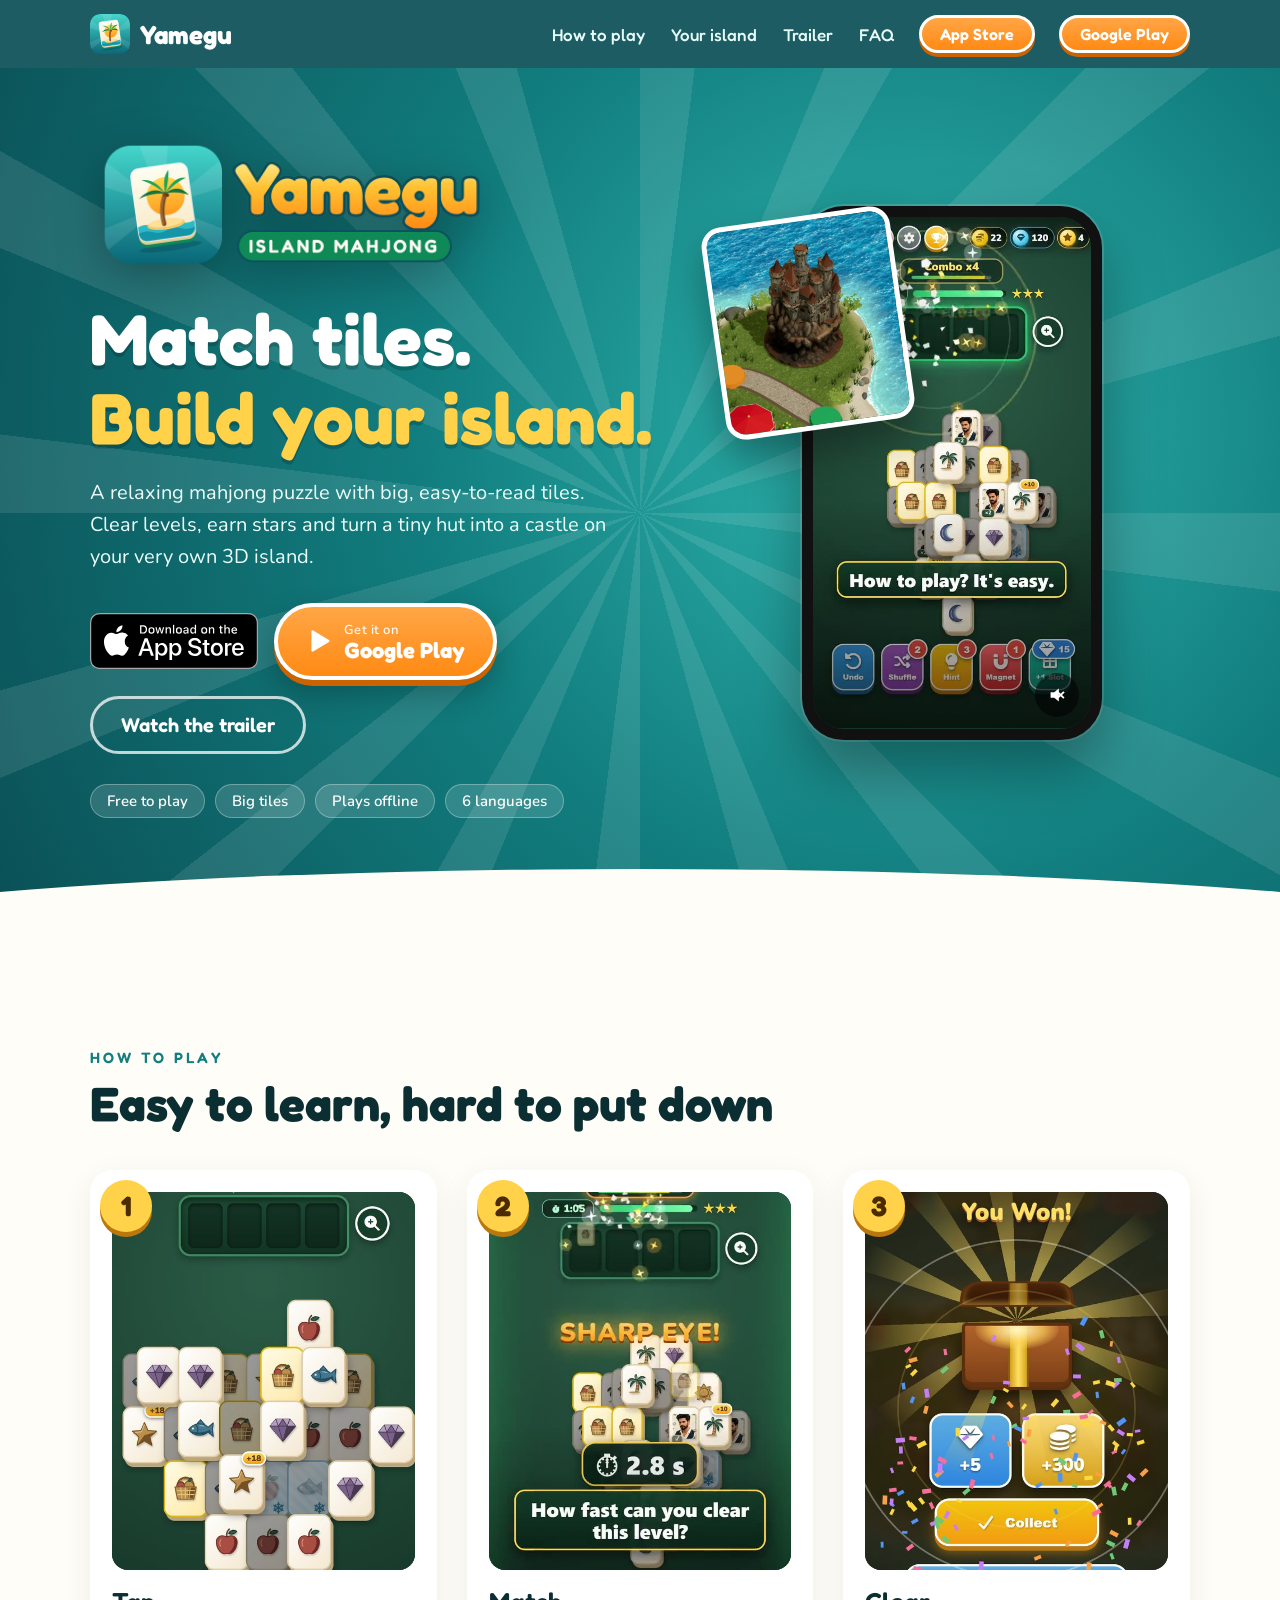
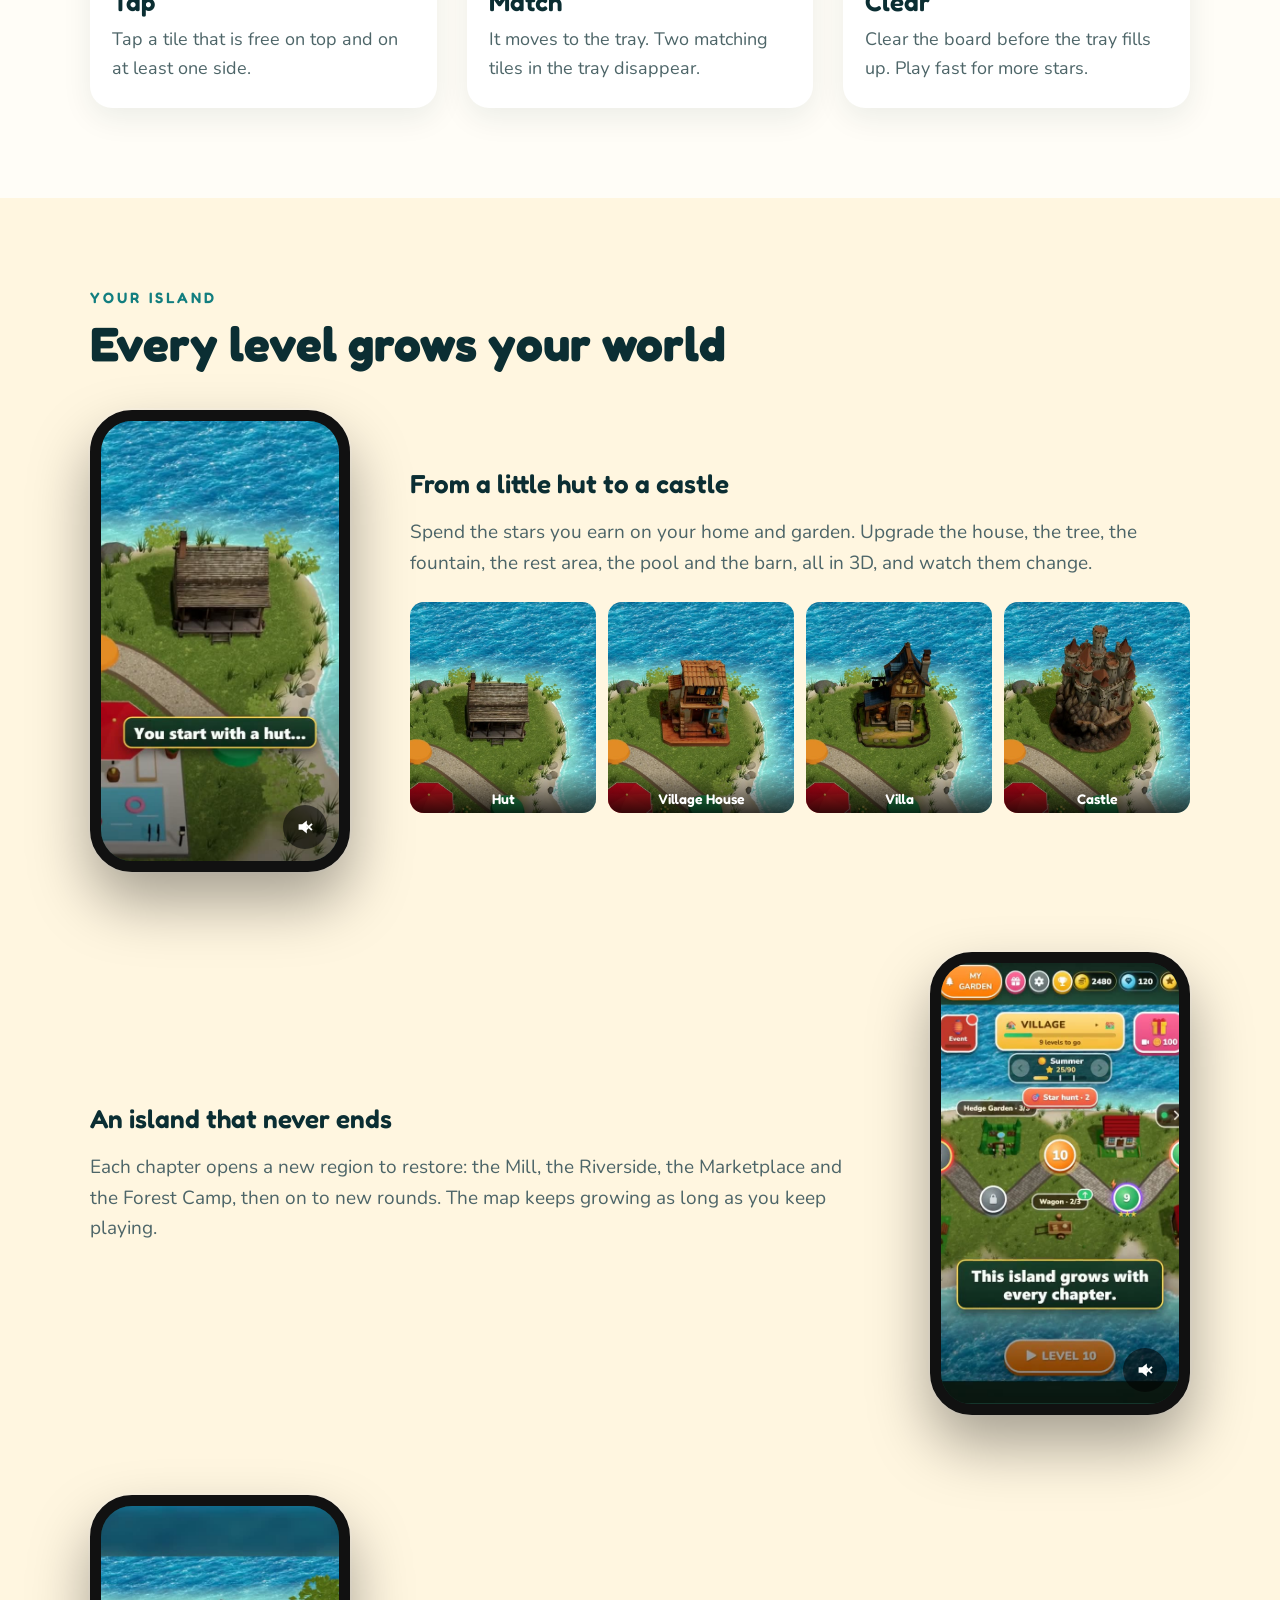
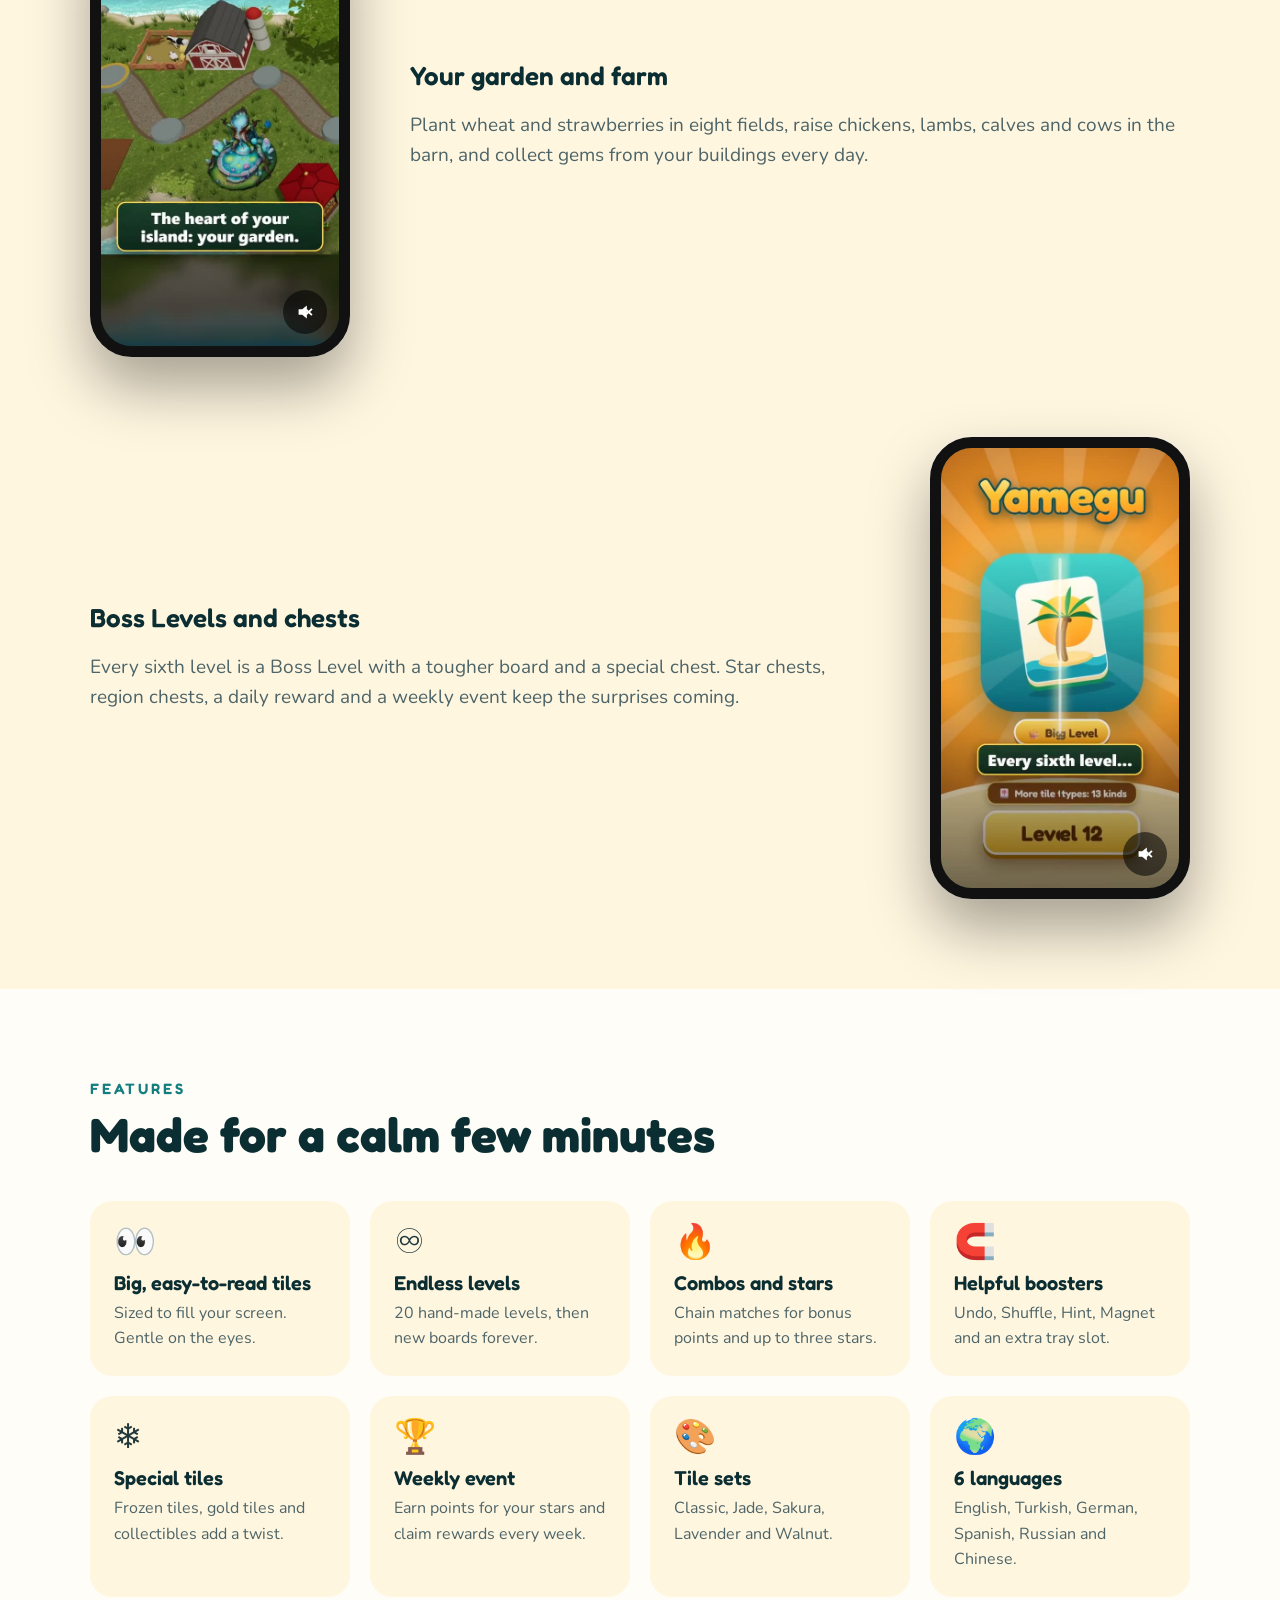
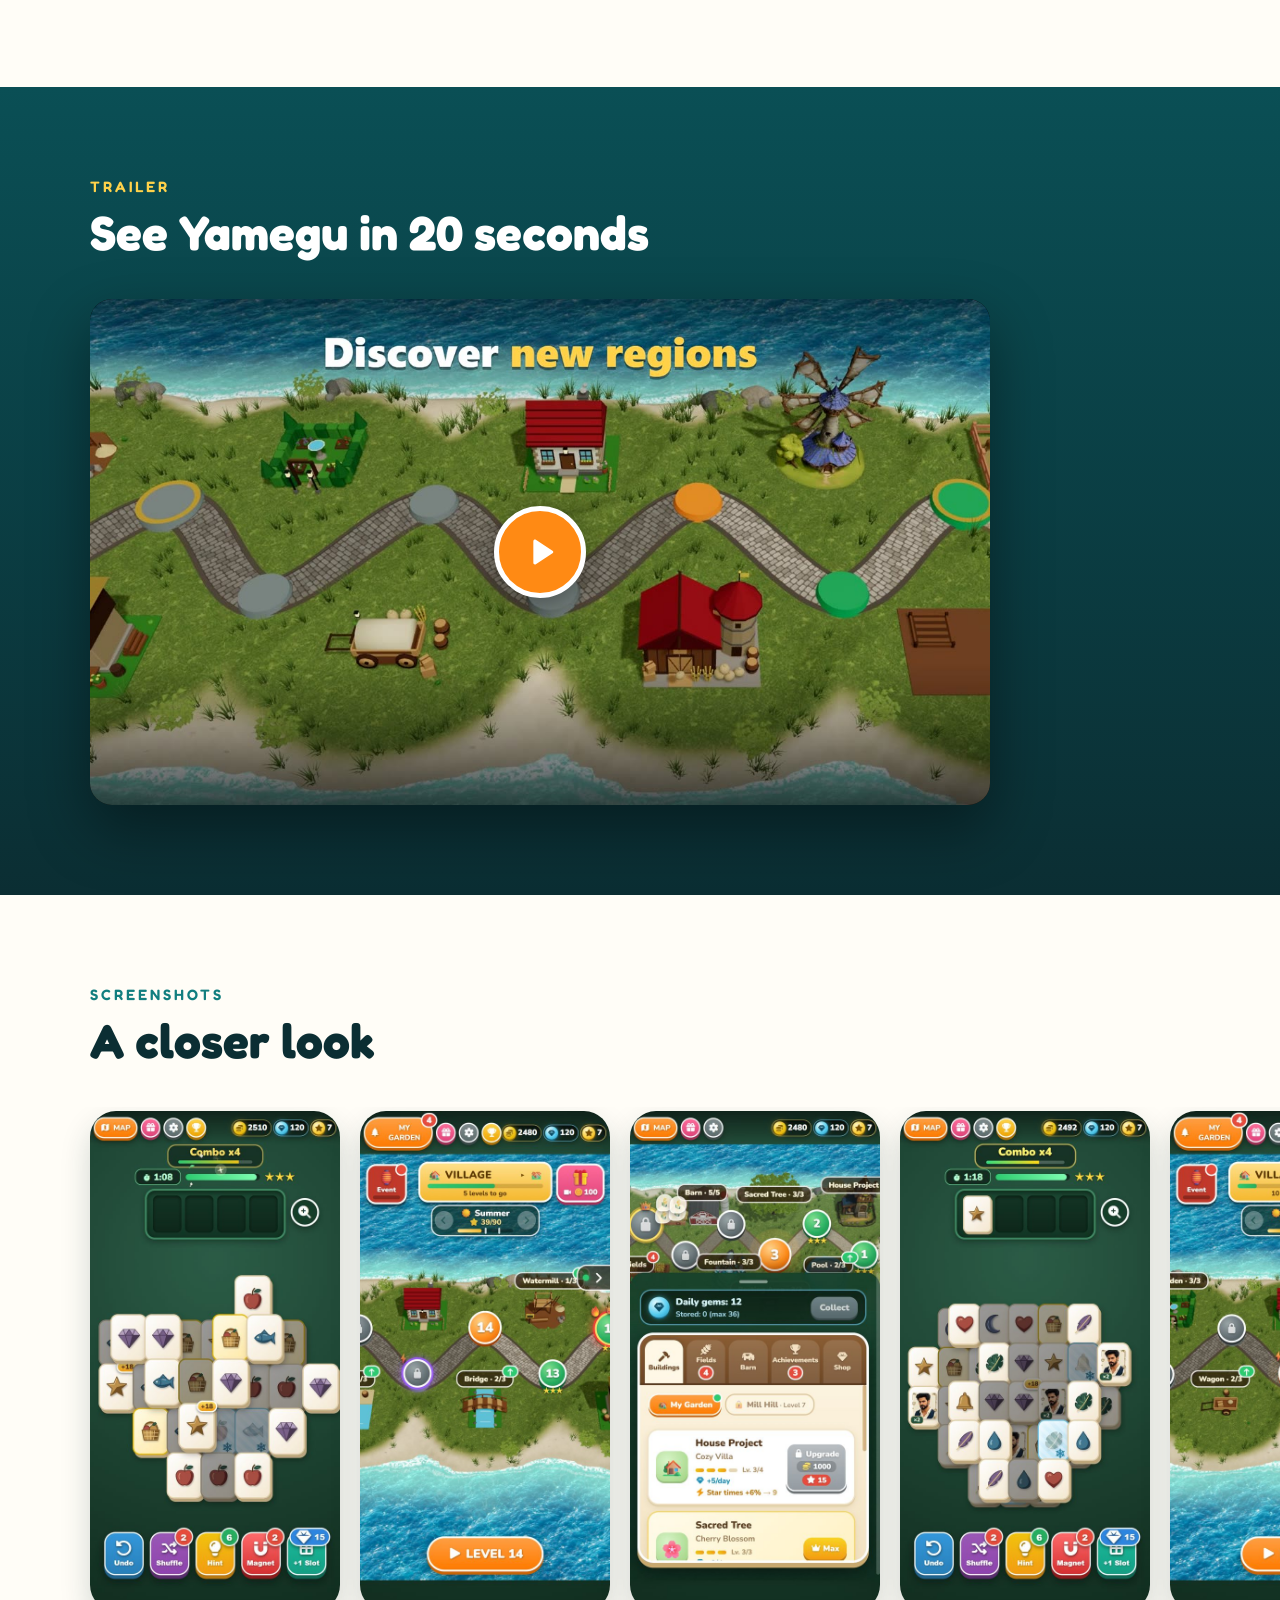
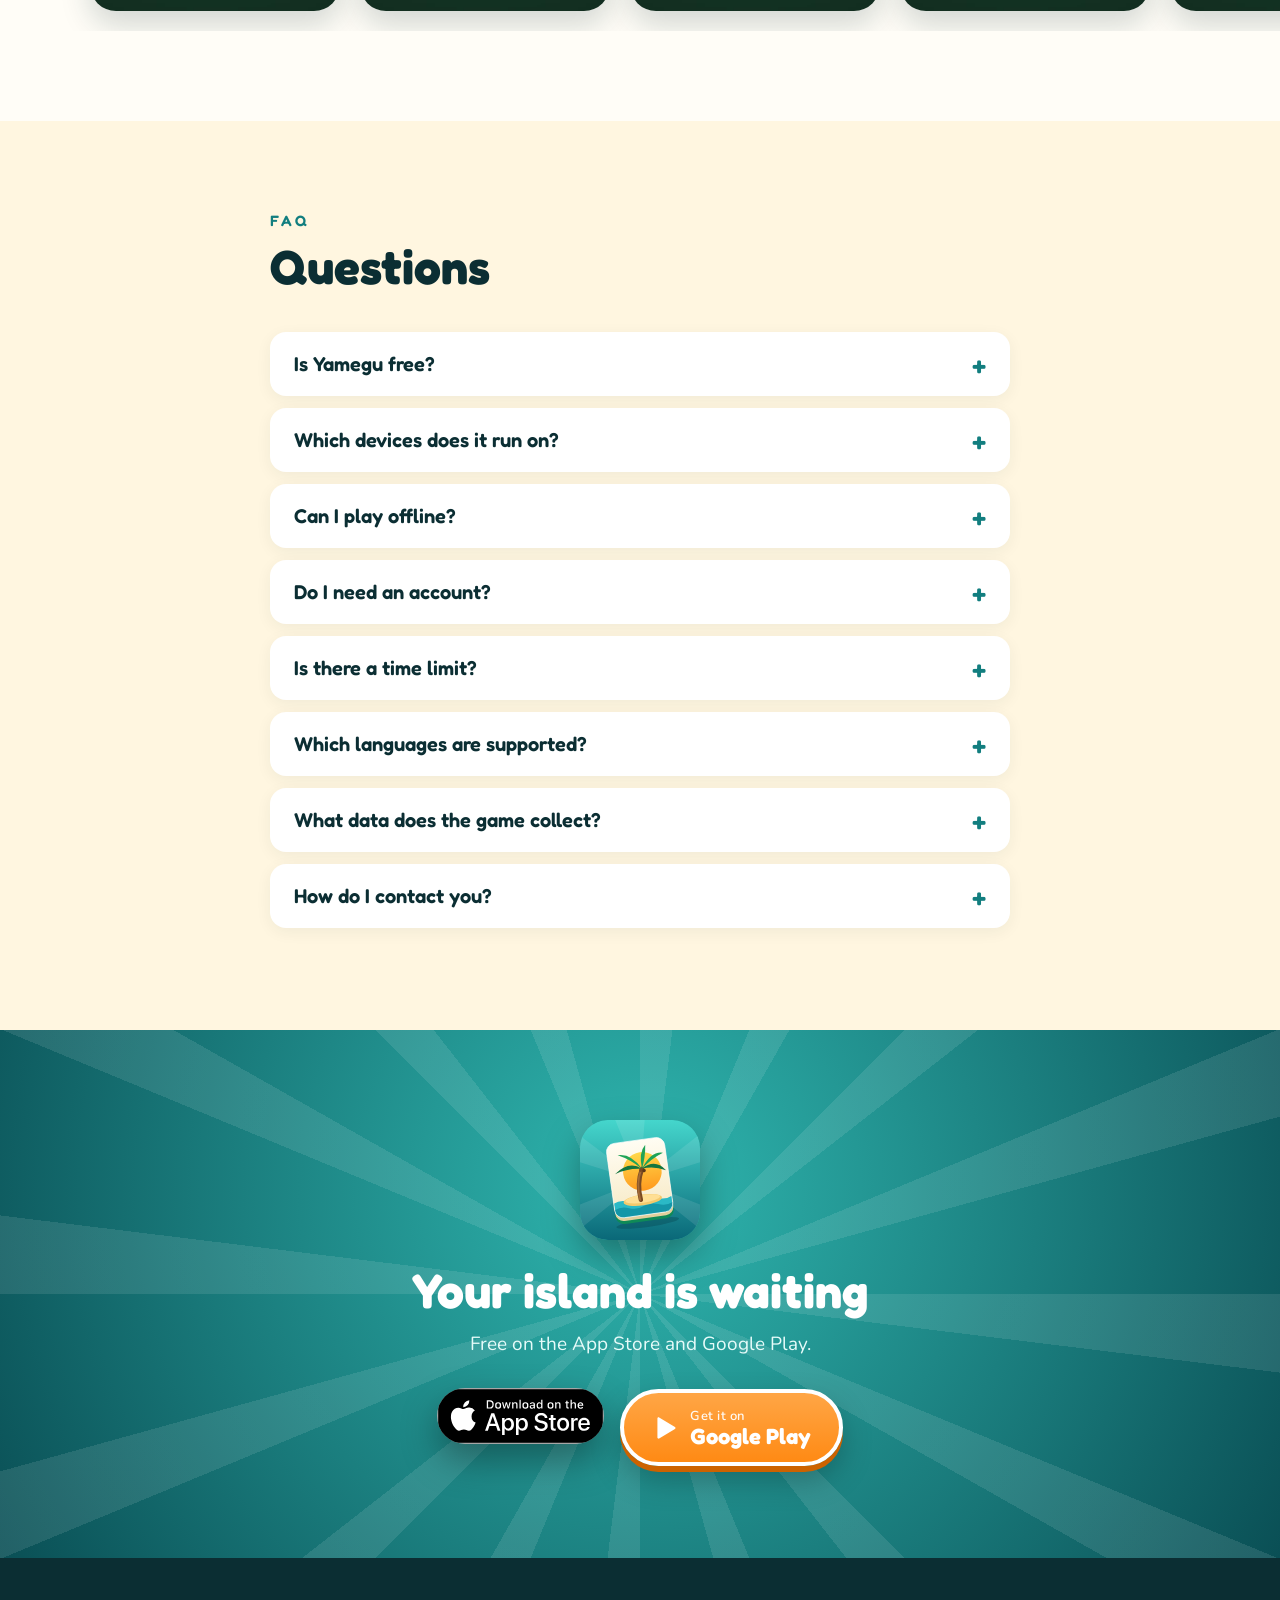
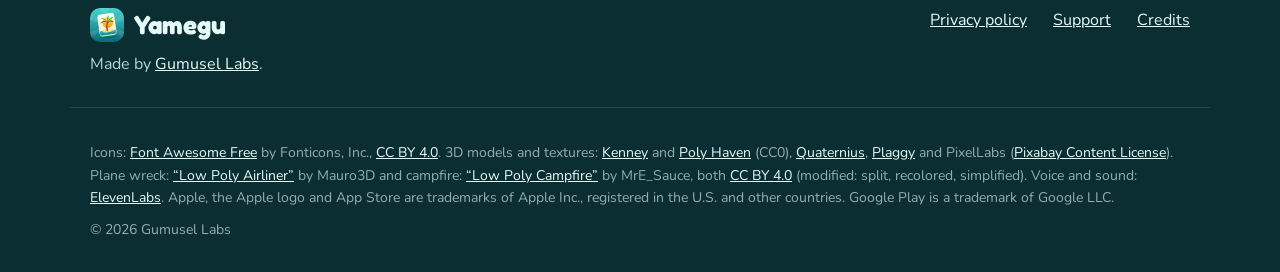
<file: index.html>
<!doctype html>
<html lang="en">
<head>
<meta charset="utf-8">
<meta name="viewport" content="width=device-width, initial-scale=1">
<title>Yamegu: Island Mahjong – Match tiles, build your island</title>
<meta name="description" content="Yamegu: Island Mahjong is a free tile-matching puzzle game for iPhone and Android. Match big, easy-to-read tiles, earn stars and build your own 3D island, from a little hut to a castle.">
<link rel="canonical" href="https://www.yamegu.com/">
<meta property="og:type" content="website">
<meta property="og:url" content="https://www.yamegu.com/">
<meta property="og:title" content="Yamegu: Island Mahjong">
<meta property="og:description" content="Match tiles, earn stars and build your own island. Free on iPhone and Android.">
<meta property="og:image" content="https://www.yamegu.com/img/og.jpg">
<meta name="twitter:card" content="summary_large_image">
<meta name="theme-color" content="#0a4f55">
<link rel="icon" href="/img/icon.svg" type="image/svg+xml">
<link rel="icon" href="/img/icon_192.png" sizes="192x192" type="image/png">
<link rel="apple-touch-icon" href="/img/icon_180.png">
<link rel="manifest" href="/site.webmanifest">
<link rel="preconnect" href="https://fonts.googleapis.com">
<link rel="preconnect" href="https://fonts.gstatic.com" crossorigin>
<link rel="stylesheet" href="https://fonts.googleapis.com/css2?family=Fredoka:wght@500;600;700&family=Nunito:wght@400;600;800&display=swap">
<link rel="stylesheet" href="/style.css?v=1">
<script type="application/ld+json">
{"@context":"https://schema.org","@type":"MobileApplication","name":"Yamegu: Island Mahjong","operatingSystem":"iOS, Android","applicationCategory":"GameApplication","offers":{"@type":"Offer","price":"0","priceCurrency":"USD"},"author":{"@type":"Organization","name":"Gumusel Labs","url":"https://www.gumusellabs.com"},"image":"https://www.yamegu.com/img/icon_512.png","url":"https://www.yamegu.com/"}
</script>
<script src="/script.js?v=2" defer></script>
</head>
<body>

<header class="nav">
  <div class="container nav-in">
    <a class="brand" href="/" aria-label="Yamegu home"><img src="/img/icon.svg" alt="" width="40" height="40"><span>Yamegu</span></a>
    <nav class="nav-links" aria-label="Sections">
      <a href="#how">How to play</a>
      <a href="#island">Your island</a>
      <a href="#trailer">Trailer</a>
      <a href="#faq">FAQ</a>
    </nav>
    <a class="btn btn-play btn-sm" href="https://apps.apple.com/app/id6823374237"><span>App Store</span></a>
    <a class="btn btn-play btn-sm" data-play data-play-head href="https://play.google.com/store/apps/details?id=com.yamegu.mahjong"><span data-play-label>Google Play</span></a>
  </div>
</header>

<main>
  <!-- Giriş -->
  <section class="hero">
    <div class="rays" aria-hidden="true"></div>
    <div class="container hero-in">
      <div class="hero-text">
        <img class="hero-logo" src="/img/logo.png" alt="Yamegu: Island Mahjong" width="900" height="312">
        <h1>Match tiles.<br><span>Build your island.</span></h1>
        <p class="lead">A relaxing mahjong puzzle with big, easy-to-read tiles. Clear levels, earn stars and turn a tiny hut into a castle on your very own 3D island.</p>
        <div class="hero-cta">
          <a class="as-badge" href="https://apps.apple.com/app/id6823374237"><img src="/img/app-store-badge.svg" alt="Download on the App Store" width="168" height="56"></a>
          <a class="btn btn-play" data-play href="https://play.google.com/store/apps/details?id=com.yamegu.mahjong">
            <svg viewBox="0 0 24 24" width="26" height="26" aria-hidden="true"><path fill="currentColor" d="M5 3.2v17.6c0 .8.9 1.3 1.6.9l14.6-8.8c.7-.4.7-1.4 0-1.8L6.6 2.3C5.9 1.9 5 2.4 5 3.2z"/></svg>
            <span><small data-play-small>Get it on</small><b data-play-label>Google Play</b></span>
          </a>
          <a class="btn btn-ghost" href="#trailer">Watch the trailer</a>
        </div>
        <ul class="chips">
          <li>Free to play</li><li>Big tiles</li><li>Plays offline</li><li>6 languages</li>
        </ul>
      </div>
      <div class="hero-phone">
        <div class="phone">
          <video data-auto muted loop playsinline preload="metadata" poster="/media/r03.jpg" aria-label="Gameplay preview">
            <source src="/media/r03.mp4" type="video/mp4">
          </video>
          <button class="sound" type="button" aria-label="Turn sound on" data-sound></button>
        </div>
        <img class="float f1" src="/img/house3.jpg" alt="" width="560" height="635" loading="lazy">
      </div>
    </div>
    <div class="wave" aria-hidden="true"></div>
  </section>

  <!-- Nasıl oynanır -->
  <section id="how" class="section">
    <div class="container">
      <p class="kicker">How to play</p>
      <h2>Easy to learn, hard to put down</h2>
      <ol class="steps">
        <li>
          <div class="shot"><img src="/img/shots/en_1_oyun.jpg" alt="A level with tiles stacked in layers" width="540" height="1080" loading="lazy"></div>
          <span class="num">1</span><h3>Tap</h3>
          <p>Tap a tile that is free on top and on at least one side.</p>
        </li>
        <li>
          <div class="shot"><video data-auto muted loop playsinline preload="none" poster="/media/r09.jpg" aria-label="Matching tiles while the clock runs"><source src="/media/r09.mp4" type="video/mp4"></video></div>
          <span class="num">2</span><h3>Match</h3>
          <p>It moves to the tray. Two matching tiles in the tray disappear.</p>
        </li>
        <li>
          <div class="shot"><img src="/img/shots/en_6_sandik.jpg" alt="Level complete with a reward chest" width="540" height="1080" loading="lazy"></div>
          <span class="num">3</span><h3>Clear</h3>
          <p>Clear the board before the tray fills up. Play fast for more stars.</p>
        </li>
      </ol>
    </div>
  </section>

  <!-- Ada: video satırları -->
  <section id="island" class="section sand">
    <div class="container">
      <p class="kicker">Your island</p>
      <h2>Every level grows your world</h2>

      <div class="row">
        <div class="phone small">
          <video data-auto muted loop playsinline preload="none" poster="/media/r02.jpg" aria-label="The house growing from a hut to a castle"><source src="/media/r02.mp4" type="video/mp4"></video>
          <button class="sound" type="button" aria-label="Turn sound on" data-sound></button>
        </div>
        <div class="row-text">
          <h3>From a little hut to a castle</h3>
          <p>Spend the stars you earn on your home and garden. Upgrade the house, the tree, the fountain, the rest area, the pool and the barn, all in 3D, and watch them change.</p>
          <div class="houses">
            <figure><img src="/img/house0.jpg" alt="Hut" width="560" height="635" loading="lazy"><figcaption>Hut</figcaption></figure>
            <figure><img src="/img/house1.jpg" alt="Village House" width="560" height="635" loading="lazy"><figcaption>Village House</figcaption></figure>
            <figure><img src="/img/house2.jpg" alt="Villa" width="560" height="635" loading="lazy"><figcaption>Villa</figcaption></figure>
            <figure><img src="/img/house3.jpg" alt="Castle" width="560" height="635" loading="lazy"><figcaption>Castle</figcaption></figure>
          </div>
        </div>
      </div>

      <div class="row rev">
        <div class="phone small">
          <video data-auto muted loop playsinline preload="none" poster="/media/r05.jpg" aria-label="Flying over the island's regions"><source src="/media/r05.mp4" type="video/mp4"></video>
          <button class="sound" type="button" aria-label="Turn sound on" data-sound></button>
        </div>
        <div class="row-text">
          <h3>An island that never ends</h3>
          <p>Each chapter opens a new region to restore: the Mill, the Riverside, the Marketplace and the Forest Camp, then on to new rounds. The map keeps growing as long as you keep playing.</p>
        </div>
      </div>

      <div class="row">
        <div class="phone small">
          <video data-auto muted loop playsinline preload="none" poster="/media/r11.jpg" aria-label="The garden with fields and a barn"><source src="/media/r11.mp4" type="video/mp4"></video>
          <button class="sound" type="button" aria-label="Turn sound on" data-sound></button>
        </div>
        <div class="row-text">
          <h3>Your garden and farm</h3>
          <p>Plant wheat and strawberries in eight fields, raise chickens, lambs, calves and cows in the barn, and collect gems from your buildings every day.</p>
        </div>
      </div>

      <div class="row rev">
        <div class="phone small">
          <video data-auto muted loop playsinline preload="none" poster="/media/r10.jpg" aria-label="A Boss Level opening"><source src="/media/r10.mp4" type="video/mp4"></video>
          <button class="sound" type="button" aria-label="Turn sound on" data-sound></button>
        </div>
        <div class="row-text">
          <h3>Boss Levels and chests</h3>
          <p>Every sixth level is a Boss Level with a tougher board and a special chest. Star chests, region chests, a daily reward and a weekly event keep the surprises coming.</p>
        </div>
      </div>
    </div>
  </section>

  <!-- Özellikler -->
  <section class="section">
    <div class="container">
      <p class="kicker">Features</p>
      <h2>Made for a calm few minutes</h2>
      <ul class="features">
        <li><span class="ico" aria-hidden="true">&#x1F440;</span><b>Big, easy-to-read tiles</b><span>Sized to fill your screen. Gentle on the eyes.</span></li>
        <li><span class="ico" aria-hidden="true">&#x267E;&#xFE0F;</span><b>Endless levels</b><span>20 hand-made levels, then new boards forever.</span></li>
        <li><span class="ico" aria-hidden="true">&#x1F525;</span><b>Combos and stars</b><span>Chain matches for bonus points and up to three stars.</span></li>
        <li><span class="ico" aria-hidden="true">&#x1F9F2;</span><b>Helpful boosters</b><span>Undo, Shuffle, Hint, Magnet and an extra tray slot.</span></li>
        <li><span class="ico" aria-hidden="true">&#x2744;&#xFE0F;</span><b>Special tiles</b><span>Frozen tiles, gold tiles and collectibles add a twist.</span></li>
        <li><span class="ico" aria-hidden="true">&#x1F3C6;</span><b>Weekly event</b><span>Earn points for your stars and claim rewards every week.</span></li>
        <li><span class="ico" aria-hidden="true">&#x1F3A8;</span><b>Tile sets</b><span>Classic, Jade, Sakura, Lavender and Walnut.</span></li>
        <li><span class="ico" aria-hidden="true">&#x1F30D;</span><b>6 languages</b><span>English, Turkish, German, Spanish, Russian and Chinese.</span></li>
      </ul>
    </div>
  </section>

  <!-- Fragman -->
  <section id="trailer" class="section dark">
    <div class="container">
      <p class="kicker">Trailer</p>
      <h2>See Yamegu in 20 seconds</h2>
      <div class="yt" data-video="/media/trailer.mp4">
        <button type="button" aria-label="Play the trailer">
          <img src="/img/trailer.jpg" alt="" width="1280" height="720" loading="lazy">
          <span class="yt-play" aria-hidden="true"><svg viewBox="0 0 24 24" width="40" height="40"><path fill="currentColor" d="M8 5.5v13c0 .8.9 1.3 1.5.8l10-6.5c.6-.4.6-1.2 0-1.6l-10-6.5C8.9 4.2 8 4.7 8 5.5z"/></svg></span>
        </button>
      </div>
    </div>
  </section>

  <!-- Ekran görüntüleri -->
  <section class="section">
    <div class="container">
      <p class="kicker">Screenshots</p>
      <h2>A closer look</h2>
    </div>
    <div class="gallery" tabindex="0" aria-label="Screenshots, scroll sideways">
      <img src="/img/shots/en_1_oyun.jpg" alt="Gameplay with big tiles" width="540" height="1080" loading="lazy">
      <img src="/img/shots/en_3_harita.jpg" alt="The island map with level nodes" width="540" height="1080" loading="lazy">
      <img src="/img/shots/en_4_bahce.jpg" alt="Garden buildings and upgrades" width="540" height="1080" loading="lazy">
      <img src="/img/shots/en_2_ileri_seviye.jpg" alt="A later, larger level" width="540" height="1080" loading="lazy">
      <img src="/img/shots/en_5_bolge.jpg" alt="A new region to restore" width="540" height="1080" loading="lazy">
      <img src="/img/shots/en_6_sandik.jpg" alt="Opening a reward chest" width="540" height="1080" loading="lazy">
    </div>
  </section>

  <!-- SSS -->
  <section id="faq" class="section sand">
    <div class="container narrow">
      <p class="kicker">FAQ</p>
      <h2>Questions</h2>
      <details><summary>Is Yamegu free?</summary><p>Yes. The game is free to download and play. It shows ads, and some optional rewards come from watching a short video. There are no in-app purchases.</p></details>
      <details><summary>Which devices does it run on?</summary><p>iPhone with iOS 15 or newer, and Android devices running Android 7.0 or newer. Get it free on the App Store or Google Play.</p></details>
      <details><summary>Can I play offline?</summary><p>Yes. Levels, the island and your progress all work without a connection. Ads and video rewards need the internet.</p></details>
      <details><summary>Do I need an account?</summary><p>No. There is no sign-up. Your progress is saved on your device, so uninstalling the game deletes it.</p></details>
      <details><summary>Is there a time limit?</summary><p>No. The clock only affects how many stars you earn. Take your time and you will still finish every level with at least one star.</p></details>
      <details><summary>Which languages are supported?</summary><p>English, Turkish, German, Spanish, Russian and Simplified Chinese.</p></details>
      <details><summary>What data does the game collect?</summary><p>Ads (Google AdMob) and analytics (Google Analytics for Firebase) use your device's advertising ID and basic device information. The weekly leaderboard is optional: if you choose a nickname, your nickname, weekly points and level are stored on our servers and shown to other players. The details are in our <a href="/privacy/">privacy policy</a>.</p></details>
      <details><summary>How do I contact you?</summary><p>Email us at <a href="mailto:support@gumusellabs.com">support@gumusellabs.com</a>. We read every message.</p></details>
    </div>
  </section>

  <!-- Son çağrı -->
  <section class="cta">
    <div class="rays" aria-hidden="true"></div>
    <div class="container cta-in">
      <img src="/img/icon.svg" alt="" width="120" height="120">
      <h2>Your island is waiting</h2>
      <p data-play-note>Free on the App Store and Google Play.</p>
      <div class="store-row">
      <a class="as-badge" href="https://apps.apple.com/app/id6823374237"><img src="/img/app-store-badge.svg" alt="Download on the App Store" width="168" height="56"></a>
      <a class="btn btn-play" data-play href="https://play.google.com/store/apps/details?id=com.yamegu.mahjong">
        <svg viewBox="0 0 24 24" width="26" height="26" aria-hidden="true"><path fill="currentColor" d="M5 3.2v17.6c0 .8.9 1.3 1.6.9l14.6-8.8c.7-.4.7-1.4 0-1.8L6.6 2.3C5.9 1.9 5 2.4 5 3.2z"/></svg>
        <span><small data-play-small>Get it on</small><b data-play-label>Google Play</b></span>
      </a>
      </div>
    </div>
  </section>
</main>

<footer class="foot">
  <div class="container foot-in">
    <div>
      <a class="brand" href="/"><img src="/img/icon.svg" alt="" width="34" height="34"><span>Yamegu</span></a>
      <p>Made by <a href="https://www.gumusellabs.com">Gumusel Labs</a>.</p>
    </div>
    <nav aria-label="Footer">
      <a href="/privacy/">Privacy policy</a>
      <a href="mailto:support@gumusellabs.com">Support</a>
      <a href="#credits">Credits</a>
    </nav>
  </div>
  <div class="container credits" id="credits">
    <p>Icons: <a href="https://fontawesome.com">Font Awesome Free</a> by Fonticons, Inc., <a href="https://creativecommons.org/licenses/by/4.0/">CC BY 4.0</a>. 3D models and textures: <a href="https://kenney.nl">Kenney</a> and <a href="https://polyhaven.com">Poly Haven</a> (CC0), <a href="https://quaternius.com">Quaternius</a>, <a href="https://plaggy.net">Plaggy</a> and PixelLabs (<a href="https://pixabay.com/service/license-summary/">Pixabay Content License</a>). Plane wreck: <a href="https://sketchfab.com/3d-models/f06d488f08764e3ca26f2917d4053c69">&ldquo;Low Poly Airliner&rdquo;</a> by Mauro3D and campfire: <a href="https://sketchfab.com/3d-models/695c62069ac44614acbfc6effcf7499d">&ldquo;Low Poly Campfire&rdquo;</a> by MrE_Sauce, both <a href="https://creativecommons.org/licenses/by/4.0/">CC BY 4.0</a> (modified: split, recolored, simplified). Voice and sound: <a href="https://elevenlabs.io">ElevenLabs</a>. Apple, the Apple logo and App Store are trademarks of Apple Inc., registered in the U.S. and other countries. Google Play is a trademark of Google LLC.</p>
    <p>&copy; 2026 Gumusel Labs</p>
  </div>
</footer>

</body>
</html>
</file>
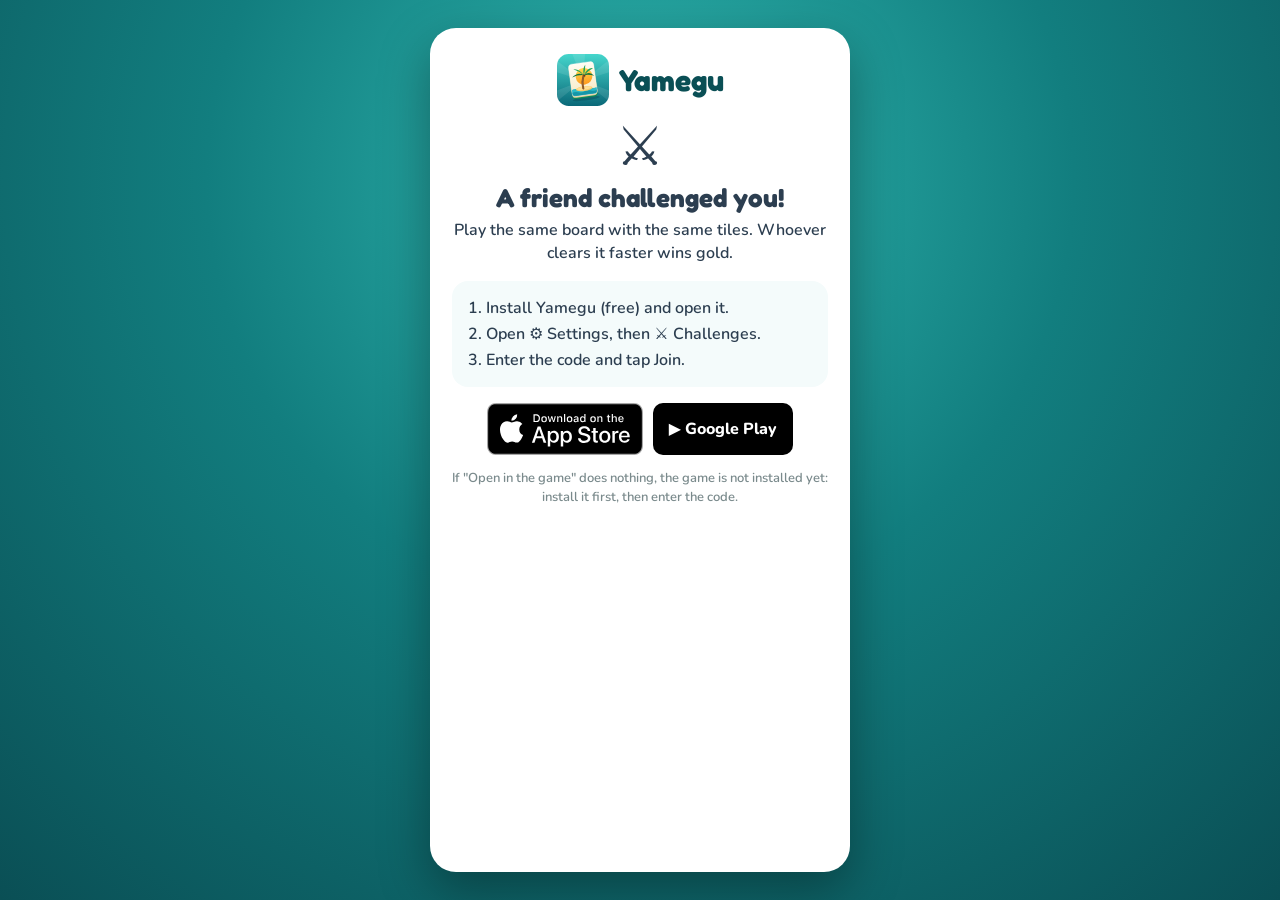
<file: c/index.html>
<!doctype html>
<html lang="en">
<head>
<meta charset="utf-8">
<meta name="viewport" content="width=device-width, initial-scale=1">
<title>Yamegu Challenge</title>
<meta name="description" content="A friend challenged you in Yamegu: Island Mahjong. Play the same board and beat their time.">
<meta property="og:type" content="website">
<meta property="og:title" content="⚔️ Yamegu challenge: can you beat my time?">
<meta property="og:description" content="Same board, same tiles. Whoever clears it faster wins. Free on iPhone and Android.">
<meta property="og:image" content="https://www.yamegu.com/img/og.jpg">
<meta name="twitter:card" content="summary_large_image">
<meta name="theme-color" content="#0a4f55">
<meta name="robots" content="noindex">
<link rel="icon" href="/img/icon.svg" type="image/svg+xml">
<link rel="apple-touch-icon" href="/img/icon_180.png">
<link rel="preconnect" href="https://fonts.googleapis.com">
<link rel="preconnect" href="https://fonts.gstatic.com" crossorigin>
<link rel="stylesheet" href="https://fonts.googleapis.com/css2?family=Fredoka:wght@500;600;700&family=Nunito:wght@400;600;800&display=swap">
<style>
  :root { --sea: #0a4f55; --sea2: #127e7f; --gold: #ffd24a; --sand: #fff7e6; --ink: #2c3e50; }
  * { box-sizing: border-box; }
  body { margin: 0; min-height: 100vh; font-family: Nunito, system-ui, sans-serif; color: var(--ink);
         background: radial-gradient(circle at 50% 20%, #2fb7b0 0%, var(--sea2) 45%, var(--sea) 100%); display: flex; justify-content: center; padding: 28px 16px; }
  .card { width: 100%; max-width: 420px; background: #fff; border-radius: 26px; padding: 26px 22px 22px; text-align: center; box-shadow: 0 18px 50px rgba(0,0,0,0.35); }
  .logo { display: flex; align-items: center; justify-content: center; gap: 10px; font-family: Fredoka, sans-serif; font-weight: 700; font-size: 30px; color: var(--sea); text-decoration: none; }
  .logo img { width: 52px; height: 52px; }
  .swords { font-size: 54px; margin: 14px 0 0; line-height: 1; }
  h1 { font-family: Fredoka, sans-serif; font-size: 26px; margin: 8px 0 6px; }
  p { margin: 6px 0; line-height: 1.45; font-weight: 600; }
  .code { display: inline-block; font-family: Fredoka, sans-serif; font-size: 40px; font-weight: 700; letter-spacing: 8px; padding: 6px 18px; margin: 12px 0 4px;
          background: var(--sand); border: 3px dashed #f0c060; border-radius: 16px; user-select: all; }
  .open { display: block; margin: 16px 0 6px; padding: 15px; border-radius: 16px; background: linear-gradient(180deg, #ffd24a, #f39c12); color: #4a2c00;
          font-family: Fredoka, sans-serif; font-size: 21px; font-weight: 700; text-decoration: none; box-shadow: 0 5px 0 #b36b00; }
  .copy { border: 0; background: none; color: var(--sea2); font: inherit; font-weight: 800; text-decoration: underline; cursor: pointer; }
  .steps { text-align: left; background: #f4fbfb; border-radius: 16px; padding: 12px 16px 12px 34px; margin: 16px 0; font-weight: 600; }
  .steps li { margin: 4px 0; }
  .stores { display: flex; flex-wrap: wrap; gap: 10px; justify-content: center; align-items: center; margin-top: 8px; }
  .stores img { height: 52px; display: block; }
  .stores a.gp { display: inline-flex; align-items: center; height: 52px; padding: 0 16px; border-radius: 10px; background: #000; color: #fff; text-decoration: none; font-weight: 800; }
  .muted { color: #7a8a8c; font-size: 13px; margin-top: 14px; }
  .hide { display: none; }
</style>
</head>
<body>
<main class="card">
  <a class="logo" href="/"><img src="/img/icon.svg" alt=""><span>Yamegu</span></a>
  <div class="swords">⚔️</div>
  <h1 data-t="title">A friend challenged you!</h1>
  <p data-t="lead">Play the same board with the same tiles. Whoever clears it faster wins gold.</p>
  <div id="codeBox" class="hide">
    <div class="code" id="code">------</div><br>
    <button class="copy" id="copy" data-t="copy">Copy code</button>
    <a class="open" id="open" href="#" data-t="open">Open in the game</a>
  </div>
  <ol class="steps">
    <li data-t="s1">Install Yamegu (free) and open it.</li>
    <li data-t="s2">Open ⚙️ Settings, then ⚔️ Challenges.</li>
    <li data-t="s3">Enter the code and tap Join.</li>
  </ol>
  <div class="stores">
    <a href="https://apps.apple.com/app/id6823374237"><img src="/img/app-store-badge.svg" alt="Download on the App Store"></a>
    <a class="gp" href="https://play.google.com/store/apps/details?id=com.yamegu.mahjong">▶ Google Play</a>
  </div>
  <p class="muted" data-t="note">If "Open in the game" does nothing, the game is not installed yet: install it first, then enter the code.</p>
</main>
<script>
  // Meydan okuma kodu ?k=ABC234 ile gelir; oyunda yamegu://c/KOD bağlantısı Meydan okumalar penceresini kod dolu açar
  var TR = {
    title: 'Arkadaşın sana meydan okudu!', lead: 'Aynı taşlarla aynı tahtayı oyna. Daha hızlı bitiren altın kazanır.',
    copy: 'Kodu kopyala', copied: 'Kopyalandı ✓', open: 'Oyunda aç',
    s1: 'Yamegu’yu (ücretsiz) yükle ve aç.', s2: '⚙️ Ayarlar’ı aç, sonra ⚔️ Meydan okumalar’a dokun.', s3: 'Kodu yaz ve Katıl’a dokun.',
    note: '"Oyunda aç" bir şey yapmazsa oyun henüz yüklü değildir: önce yükle, sonra kodu gir.'
  };
  var tr = (navigator.language || '').toLowerCase().indexOf('tr') === 0;
  if (tr) {
    document.documentElement.lang = 'tr';
    document.title = 'Yamegu meydan okuma';
    document.querySelectorAll('[data-t]').forEach(function (el) { var v = TR[el.getAttribute('data-t')]; if (v) el.textContent = v; });
  }
  var k = (new URLSearchParams(location.search).get('k') || '').toUpperCase().replace(/[^A-Z0-9]/g, '').slice(0, 6);
  if (/^[A-HJ-NP-Z2-9]{6}$/.test(k)) {
    document.getElementById('code').textContent = k;
    document.getElementById('codeBox').classList.remove('hide');
    document.getElementById('open').href = 'yamegu://c/' + k;
    document.getElementById('copy').onclick = function () {
      var b = this;
      (navigator.clipboard ? navigator.clipboard.writeText(k) : Promise.reject()).then(function () { b.textContent = tr ? TR.copied : 'Copied ✓'; }, function () {});
    };
  }
</script>
</body>
</html>
</file>
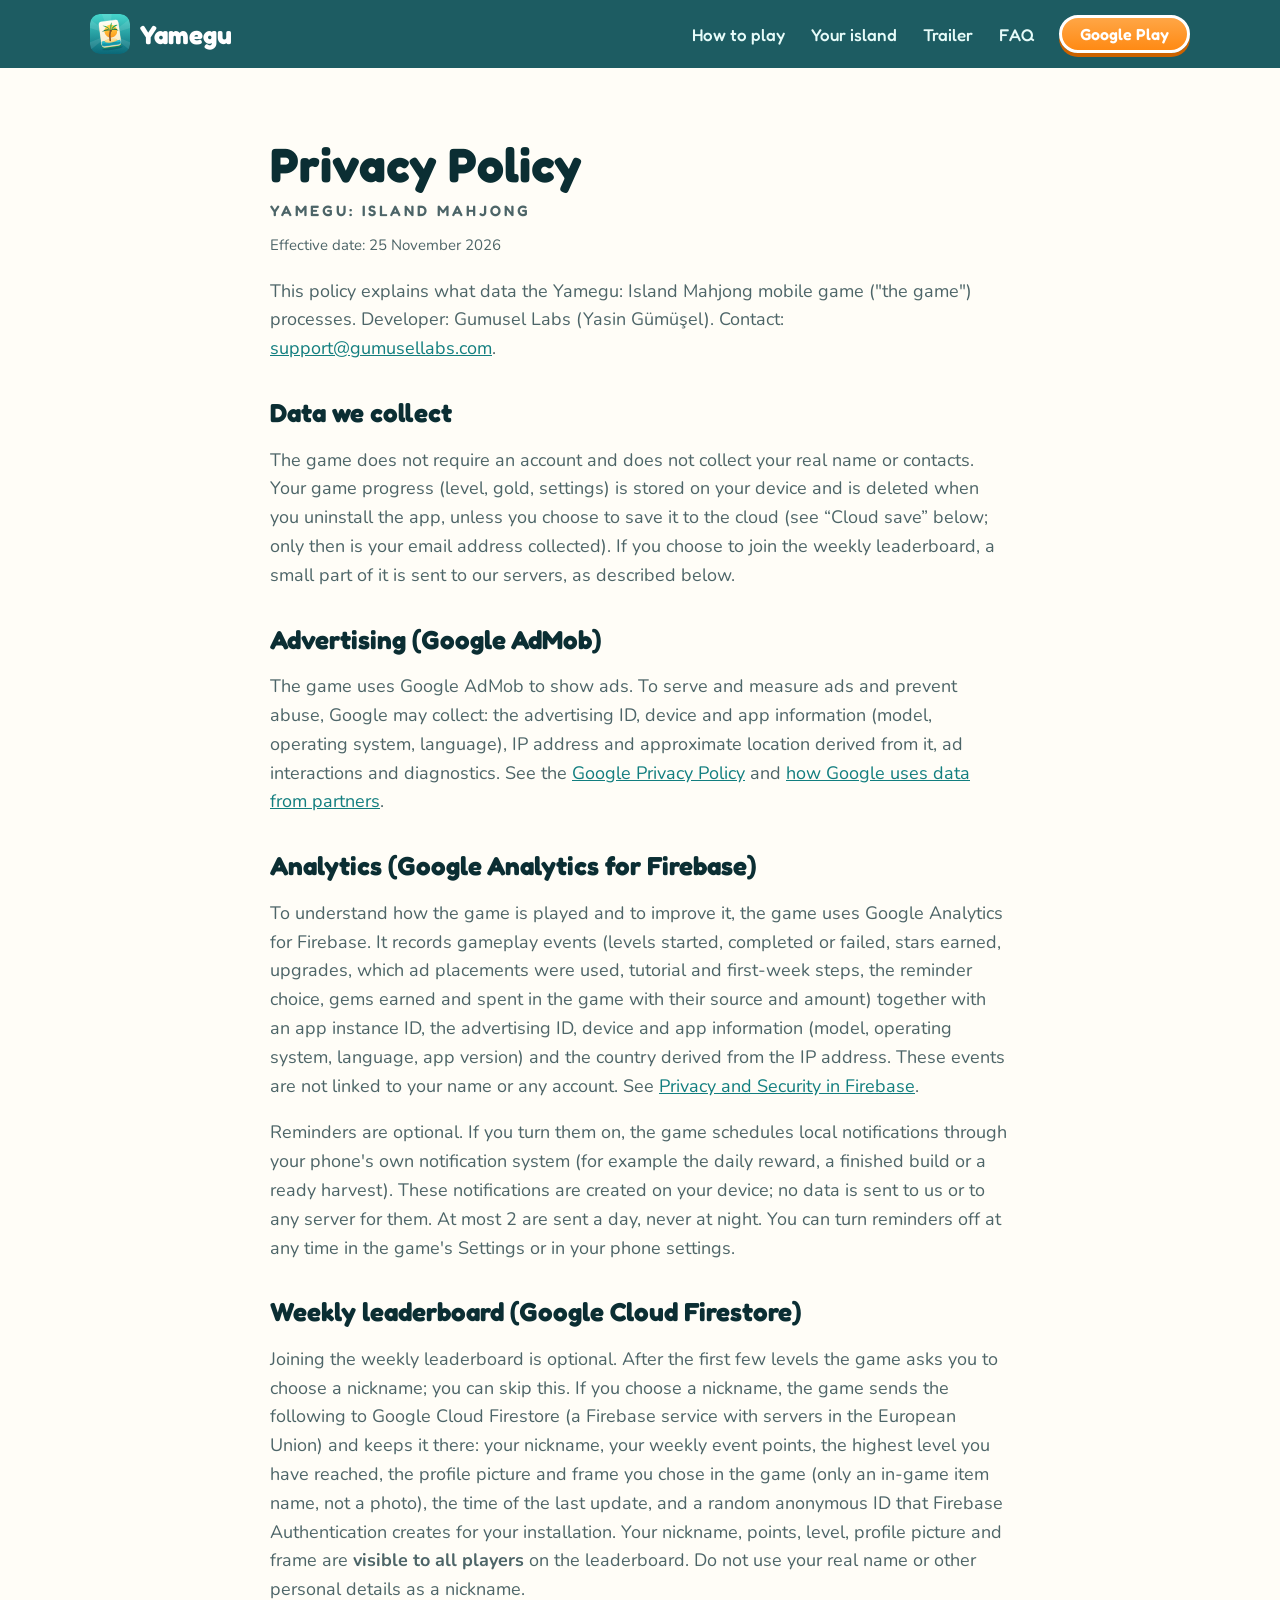
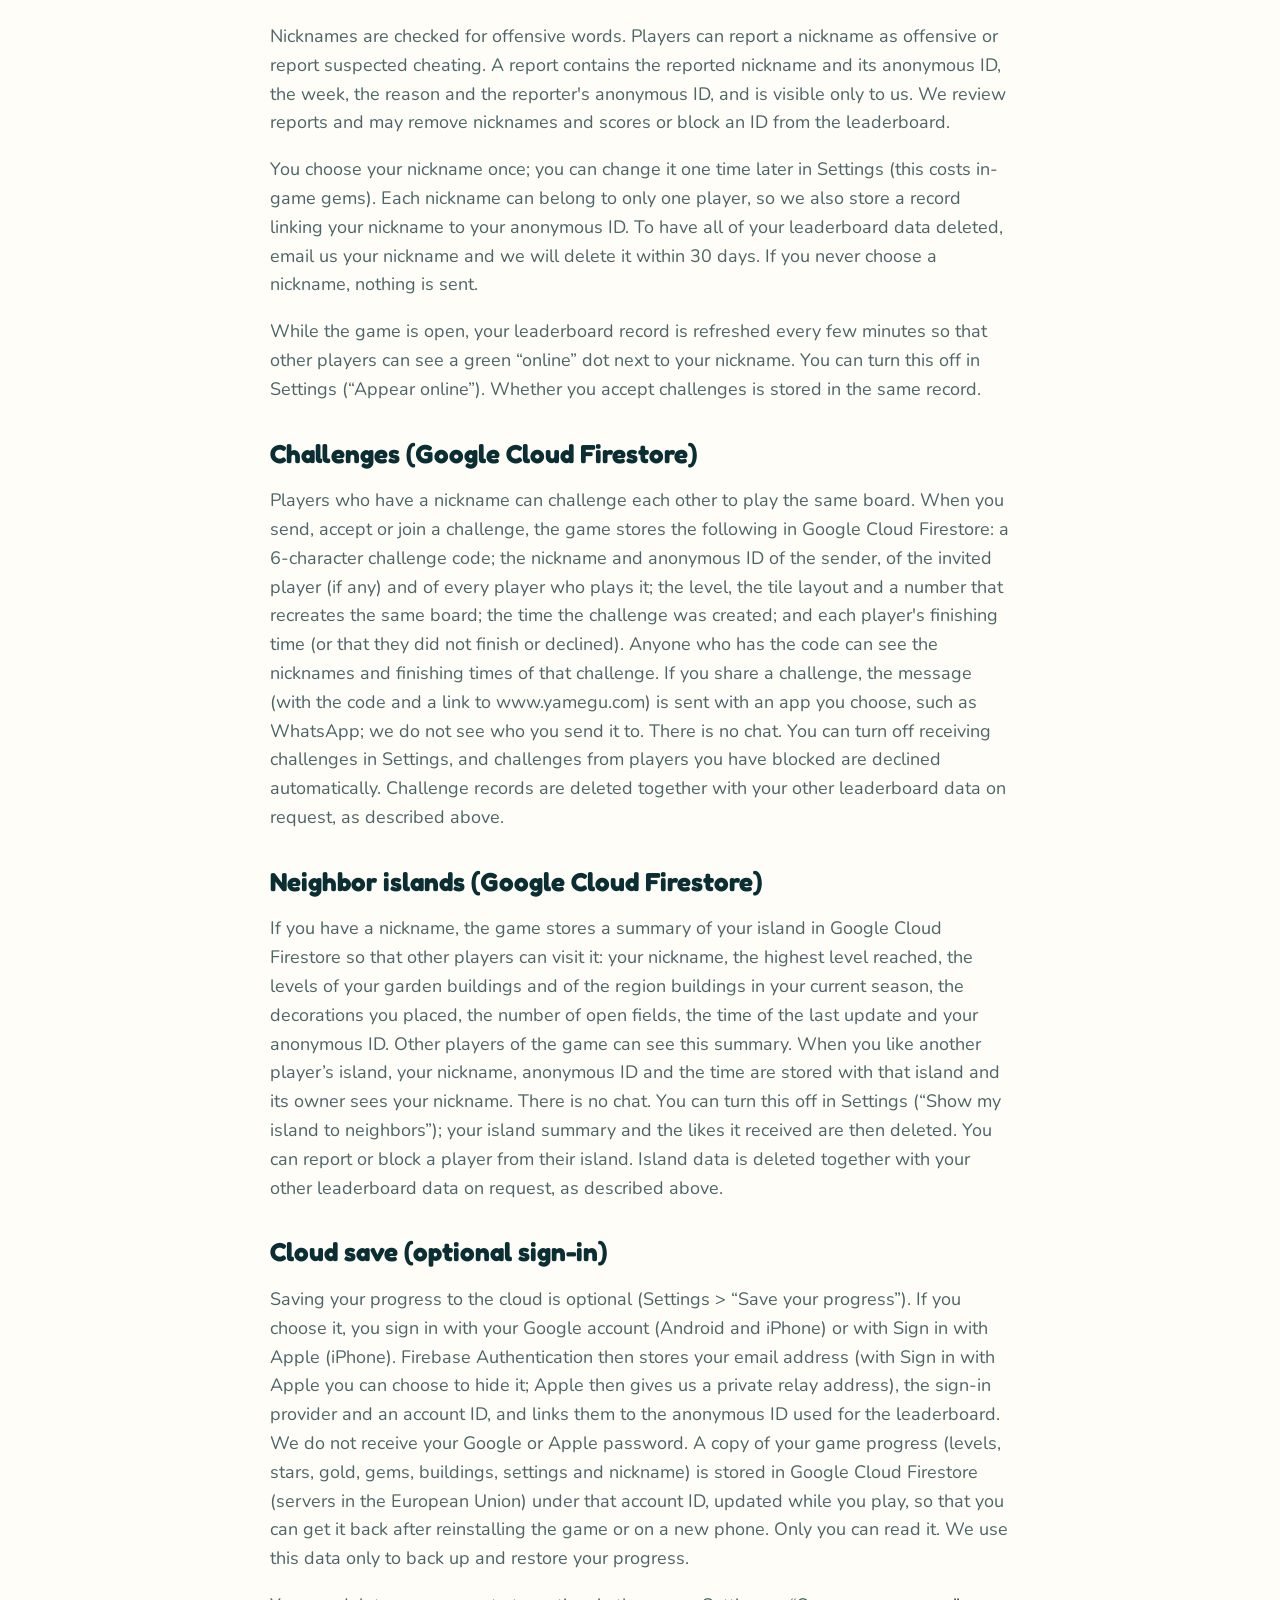
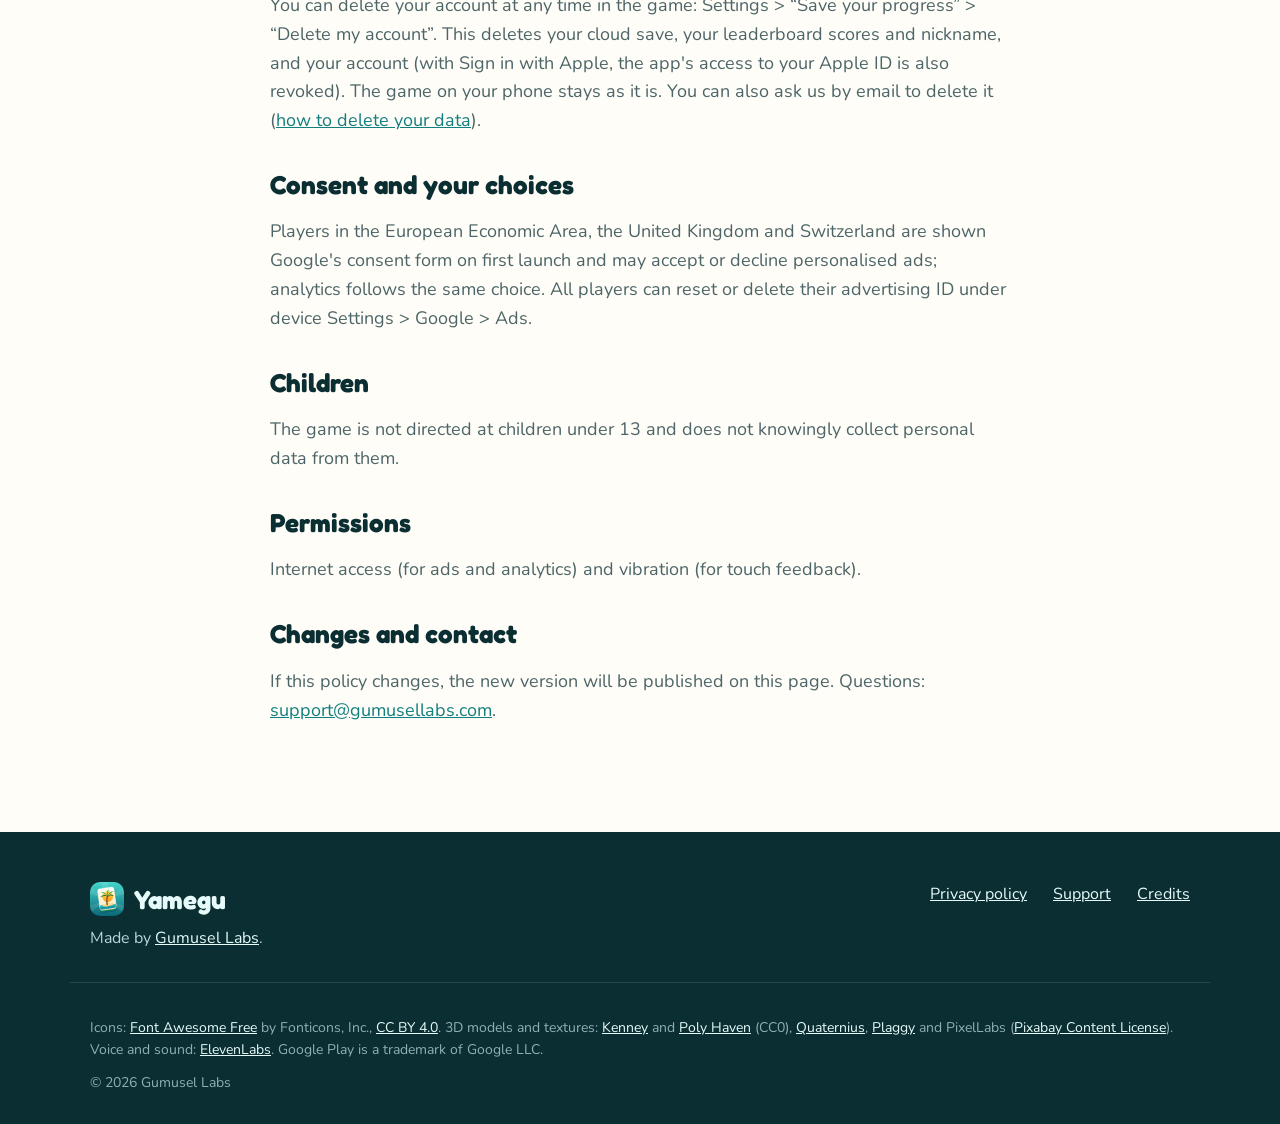
<file: privacy/index.html>
<!doctype html>
<html lang="en">
<head>
<meta charset="utf-8">
<meta name="viewport" content="width=device-width, initial-scale=1">
<title>Privacy Policy – Yamegu: Island Mahjong</title>
<meta name="description" content="Privacy policy for the Yamegu: Island Mahjong mobile game by Gumusel Labs.">
<link rel="canonical" href="https://www.yamegu.com/privacy/">
<meta property="og:type" content="website">
<meta property="og:url" content="https://www.yamegu.com/privacy/">
<meta property="og:title" content="Yamegu: Island Mahjong">
<meta property="og:description" content="Match tiles, earn stars and build your own island. Free on Android.">
<meta property="og:image" content="https://www.yamegu.com/img/og.jpg">
<meta name="twitter:card" content="summary_large_image">
<meta name="theme-color" content="#0a4f55">
<link rel="icon" href="/img/icon.svg" type="image/svg+xml">
<link rel="icon" href="/img/icon_192.png" sizes="192x192" type="image/png">
<link rel="apple-touch-icon" href="/img/icon_180.png">
<link rel="manifest" href="/site.webmanifest">
<link rel="preconnect" href="https://fonts.googleapis.com">
<link rel="preconnect" href="https://fonts.gstatic.com" crossorigin>
<link rel="stylesheet" href="https://fonts.googleapis.com/css2?family=Fredoka:wght@500;600;700&family=Nunito:wght@400;600;800&display=swap">
<link rel="stylesheet" href="/style.css?v=1">
<script src="/script.js?v=1" defer></script>
</head>
<body>

<header class="nav">
  <div class="container nav-in">
    <a class="brand" href="/" aria-label="Yamegu home"><img src="/img/icon.svg" alt="" width="40" height="40"><span>Yamegu</span></a>
    <nav class="nav-links" aria-label="Sections">
      <a href="/#how">How to play</a>
      <a href="/#island">Your island</a>
      <a href="/#trailer">Trailer</a>
      <a href="/#faq">FAQ</a>
    </nav>
    <a class="btn btn-play btn-sm" data-play href="https://play.google.com/store/apps/details?id=com.yamegu.mahjong"><span data-play-label>Google Play</span></a>
  </div>
</header>

<main class="page">
  <div class="container narrow">
<h1>Privacy Policy</h1>
    <p class="kicker">Yamegu: Island Mahjong</p>
    <small>Effective date: 25 November 2026</small>
    <p>This policy explains what data the Yamegu: Island Mahjong mobile game ("the game") processes. Developer: Gumusel Labs (Yasin Gümüşel). Contact: <a href="mailto:support@gumusellabs.com">support@gumusellabs.com</a>.</p>
    <h2>Data we collect</h2>
    <p>The game does not require an account and does not collect your real name or contacts. Your game progress (level, gold, settings) is stored on your device and is deleted when you uninstall the app, unless you choose to save it to the cloud (see &ldquo;Cloud save&rdquo; below; only then is your email address collected). If you choose to join the weekly leaderboard, a small part of it is sent to our servers, as described below.</p>
    <h2>Advertising (Google AdMob)</h2>
    <p>The game uses Google AdMob to show ads. To serve and measure ads and prevent abuse, Google may collect: the advertising ID, device and app information (model, operating system, language), IP address and approximate location derived from it, ad interactions and diagnostics. See the <a href="https://policies.google.com/privacy">Google Privacy Policy</a> and <a href="https://policies.google.com/technologies/partner-sites">how Google uses data from partners</a>.</p>
    <h2>Analytics (Google Analytics for Firebase)</h2>
    <p>To understand how the game is played and to improve it, the game uses Google Analytics for Firebase. It records gameplay events (levels started, completed or failed, stars earned, upgrades, which ad placements were used, tutorial and first-week steps, the reminder choice, gems earned and spent in the game with their source and amount) together with an app instance ID, the advertising ID, device and app information (model, operating system, language, app version) and the country derived from the IP address. These events are not linked to your name or any account. See <a href="https://firebase.google.com/support/privacy">Privacy and Security in Firebase</a>.</p>
    <p>Reminders are optional. If you turn them on, the game schedules local notifications through your phone's own notification system (for example the daily reward, a finished build or a ready harvest). These notifications are created on your device; no data is sent to us or to any server for them. At most 2 are sent a day, never at night. You can turn reminders off at any time in the game's Settings or in your phone settings.</p>
    <h2>Weekly leaderboard (Google Cloud Firestore)</h2>
    <p>Joining the weekly leaderboard is optional. After the first few levels the game asks you to choose a nickname; you can skip this. If you choose a nickname, the game sends the following to Google Cloud Firestore (a Firebase service with servers in the European Union) and keeps it there: your nickname, your weekly event points, the highest level you have reached, the profile picture and frame you chose in the game (only an in-game item name, not a photo), the time of the last update, and a random anonymous ID that Firebase Authentication creates for your installation. Your nickname, points, level, profile picture and frame are <strong>visible to all players</strong> on the leaderboard. Do not use your real name or other personal details as a nickname.</p>
    <p>Nicknames are checked for offensive words. Players can report a nickname as offensive or report suspected cheating. A report contains the reported nickname and its anonymous ID, the week, the reason and the reporter's anonymous ID, and is visible only to us. We review reports and may remove nicknames and scores or block an ID from the leaderboard.</p>
    <p>You choose your nickname once; you can change it one time later in Settings (this costs in-game gems). Each nickname can belong to only one player, so we also store a record linking your nickname to your anonymous ID. To have all of your leaderboard data deleted, email us your nickname and we will delete it within 30 days. If you never choose a nickname, nothing is sent.</p>
    <p>While the game is open, your leaderboard record is refreshed every few minutes so that other players can see a green &ldquo;online&rdquo; dot next to your nickname. You can turn this off in Settings (&ldquo;Appear online&rdquo;). Whether you accept challenges is stored in the same record.</p>
    <h2>Challenges (Google Cloud Firestore)</h2>
    <p>Players who have a nickname can challenge each other to play the same board. When you send, accept or join a challenge, the game stores the following in Google Cloud Firestore: a 6-character challenge code; the nickname and anonymous ID of the sender, of the invited player (if any) and of every player who plays it; the level, the tile layout and a number that recreates the same board; the time the challenge was created; and each player's finishing time (or that they did not finish or declined). Anyone who has the code can see the nicknames and finishing times of that challenge. If you share a challenge, the message (with the code and a link to www.yamegu.com) is sent with an app you choose, such as WhatsApp; we do not see who you send it to. There is no chat. You can turn off receiving challenges in Settings, and challenges from players you have blocked are declined automatically. Challenge records are deleted together with your other leaderboard data on request, as described above.</p>
    <h2>Neighbor islands (Google Cloud Firestore)</h2>
    <p>If you have a nickname, the game stores a summary of your island in Google Cloud Firestore so that other players can visit it: your nickname, the highest level reached, the levels of your garden buildings and of the region buildings in your current season, the decorations you placed, the number of open fields, the time of the last update and your anonymous ID. Other players of the game can see this summary. When you like another player&rsquo;s island, your nickname, anonymous ID and the time are stored with that island and its owner sees your nickname. There is no chat. You can turn this off in Settings (&ldquo;Show my island to neighbors&rdquo;); your island summary and the likes it received are then deleted. You can report or block a player from their island. Island data is deleted together with your other leaderboard data on request, as described above.</p>
    <h2>Cloud save (optional sign-in)</h2>
    <p>Saving your progress to the cloud is optional (Settings &gt; &ldquo;Save your progress&rdquo;). If you choose it, you sign in with your Google account (Android and iPhone) or with Sign in with Apple (iPhone). Firebase Authentication then stores your email address (with Sign in with Apple you can choose to hide it; Apple then gives us a private relay address), the sign-in provider and an account ID, and links them to the anonymous ID used for the leaderboard. We do not receive your Google or Apple password. A copy of your game progress (levels, stars, gold, gems, buildings, settings and nickname) is stored in Google Cloud Firestore (servers in the European Union) under that account ID, updated while you play, so that you can get it back after reinstalling the game or on a new phone. Only you can read it. We use this data only to back up and restore your progress.</p>
    <p>You can delete your account at any time in the game: Settings &gt; &ldquo;Save your progress&rdquo; &gt; &ldquo;Delete my account&rdquo;. This deletes your cloud save, your leaderboard scores and nickname, and your account (with Sign in with Apple, the app's access to your Apple ID is also revoked). The game on your phone stays as it is. You can also ask us by email to delete it (<a href="https://www.gumusellabs.com/yamegu/delete-data/">how to delete your data</a>).</p>
    <h2>Consent and your choices</h2>
    <p>Players in the European Economic Area, the United Kingdom and Switzerland are shown Google's consent form on first launch and may accept or decline personalised ads; analytics follows the same choice. All players can reset or delete their advertising ID under device Settings &gt; Google &gt; Ads.</p>
    <h2>Children</h2>
    <p>The game is not directed at children under 13 and does not knowingly collect personal data from them.</p>
    <h2>Permissions</h2>
    <p>Internet access (for ads and analytics) and vibration (for touch feedback).</p>
    <h2>Changes and contact</h2>
    <p>If this policy changes, the new version will be published on this page. Questions: <a href="mailto:support@gumusellabs.com">support@gumusellabs.com</a>.</p>
  </div>
</main>

<footer class="foot">
  <div class="container foot-in">
    <div>
      <a class="brand" href="/"><img src="/img/icon.svg" alt="" width="34" height="34"><span>Yamegu</span></a>
      <p>Made by <a href="https://www.gumusellabs.com">Gumusel Labs</a>.</p>
    </div>
    <nav aria-label="Footer">
      <a href="/privacy/">Privacy policy</a>
      <a href="mailto:support@gumusellabs.com">Support</a>
      <a href="/#credits">Credits</a>
    </nav>
  </div>
  <div class="container credits" id="credits">
    <p>Icons: <a href="https://fontawesome.com">Font Awesome Free</a> by Fonticons, Inc., <a href="https://creativecommons.org/licenses/by/4.0/">CC BY 4.0</a>. 3D models and textures: <a href="https://kenney.nl">Kenney</a> and <a href="https://polyhaven.com">Poly Haven</a> (CC0), <a href="https://quaternius.com">Quaternius</a>, <a href="https://plaggy.net">Plaggy</a> and PixelLabs (<a href="https://pixabay.com/service/license-summary/">Pixabay Content License</a>). Voice and sound: <a href="https://elevenlabs.io">ElevenLabs</a>. Google Play is a trademark of Google LLC.</p>
    <p>&copy; 2026 Gumusel Labs</p>
  </div>
</footer>

</body>
</html>
</file>
<file: style.css>
/* Yamegu: Island Mahjong sitesi. Renkler oyunun logosundan: turkuaz deniz, koyu teal, altın, turuncu, kum. */
:root {
  --sea: #2fb7b0;
  --sea-mid: #127e7f;
  --deep: #0a4f55;
  --ink: #0b2e33;
  --gold: #ffd24a;
  --orange: #ff8a14;
  --orange-dark: #cc6200;
  --sand: #fff6e0;
  --paper: #fffdf7;
  --text: #21393c;
  --muted: #4d6568;
  --radius: 22px;
  --head: 'Fredoka', 'Segoe UI', system-ui, sans-serif;
  --body: 'Nunito', 'Segoe UI', system-ui, sans-serif;
}
* { box-sizing: border-box; }
html { scroll-behavior: smooth; scroll-padding-top: 80px; }
body { margin: 0; background: var(--paper); color: var(--text); font: 400 18px/1.6 var(--body); -webkit-font-smoothing: antialiased; overflow-x: hidden; }
img, video { max-width: 100%; height: auto; display: block; }
a { color: var(--sea-mid); }
h1, h2, h3 { font-family: var(--head); line-height: 1.1; margin: 0; color: var(--ink); }
h2 { font-size: clamp(32px, 5vw, 48px); font-weight: 700; margin-bottom: 40px; }
h3 { font-size: 26px; font-weight: 600; }
.container { width: 100%; max-width: 1140px; margin: 0 auto; padding: 0 20px; }
.narrow { max-width: 780px; }
.kicker { font: 600 15px var(--head); letter-spacing: 3px; text-transform: uppercase; color: var(--sea-mid); margin: 0 0 10px; }

/* Düğmeler */
.btn { display: inline-flex; align-items: center; gap: 12px; padding: 14px 28px; border-radius: 999px; font: 600 20px var(--head); text-decoration: none; transition: transform .15s, box-shadow .15s, filter .15s; }
.btn:hover { transform: translateY(-2px); }
.btn:focus-visible, .sound:focus-visible, .yt button:focus-visible, summary:focus-visible { outline: 3px solid var(--gold); outline-offset: 3px; }
.btn-play { background: linear-gradient(180deg, #ffa646, var(--orange)); color: #fff; border: 4px solid #fff; box-shadow: 0 6px 0 var(--orange-dark), 0 14px 30px rgba(0,0,0,.25); }
.btn-play span { display: flex; flex-direction: column; line-height: 1.05; text-align: left; }
.btn-play small { font: 600 13px var(--body); letter-spacing: .5px; opacity: .95; }
.btn-play b { font-weight: 700; font-size: 22px; }
.btn-play.btn-sm { padding: 8px 18px; font-size: 16px; border-width: 3px; box-shadow: 0 4px 0 var(--orange-dark); }
.as-badge { display: inline-flex; transition: transform .15s; }
.as-badge:hover { transform: translateY(-2px); }
.as-badge img { display: block; height: 56px; width: auto; }
.store-row { display: flex; flex-wrap: wrap; gap: 16px; align-items: center; justify-content: center; }
.btn-play[aria-disabled="true"] { filter: saturate(.55); cursor: default; }
.btn-play[aria-disabled="true"]:hover { transform: none; }
.btn-ghost { color: #fff; border: 3px solid rgba(255,255,255,.75); }
.btn-ghost:hover { background: rgba(255,255,255,.12); }

/* Üst çubuk */
.nav { position: sticky; top: 0; z-index: 20; background: rgba(10,79,85,.92); backdrop-filter: blur(10px); -webkit-backdrop-filter: blur(10px); }
.nav-in { display: flex; align-items: center; gap: 24px; height: 68px; }
.brand { display: flex; align-items: center; gap: 10px; text-decoration: none; color: #fff; font: 700 26px var(--head); }
.brand img { border-radius: 10px; }
.nav-links { display: flex; gap: 26px; margin-left: auto; }
.nav-links a { color: #e6fbf9; text-decoration: none; font: 500 17px var(--head); }
.nav-links a:hover { color: var(--gold); }

/* Giriş */
.hero { position: relative; overflow: hidden; background: radial-gradient(circle at 70% 40%, var(--sea) 0%, var(--sea-mid) 45%, var(--deep) 100%); color: #fff; padding: 60px 0 140px; }
.rays { position: absolute; inset: -50%; opacity: .1; background: repeating-conic-gradient(from 0deg at 50% 50%, #fff 0deg 7deg, transparent 7deg 22.5deg); animation: spin 120s linear infinite; pointer-events: none; }
@keyframes spin { to { transform: rotate(360deg); } }
.hero-in { position: relative; display: grid; grid-template-columns: 1.1fr .9fr; gap: 40px; align-items: center; }
.hero-logo { width: min(440px, 100%); height: auto; filter: drop-shadow(0 12px 24px rgba(0,0,0,.3)); margin-bottom: 18px; }
.hero h1 { color: #fff; font-size: clamp(42px, 6.4vw, 72px); font-weight: 700; text-shadow: 0 4px 0 rgba(0,0,0,.18); }
.hero h1 span { color: var(--gold); }
.lead { font-size: 20px; max-width: 540px; color: #ecfffd; margin: 20px 0 30px; }
.hero-cta { display: flex; flex-wrap: wrap; gap: 16px; align-items: center; }
.chips { display: flex; flex-wrap: wrap; gap: 10px; list-style: none; padding: 0; margin: 30px 0 0; }
.chips li { padding: 6px 16px; border-radius: 999px; background: rgba(255,255,255,.14); border: 1px solid rgba(255,255,255,.3); font: 600 15px var(--body); }
.hero-phone { position: relative; display: flex; justify-content: center; }
.float { position: absolute; width: 190px; border-radius: 20px; border: 5px solid #fff; box-shadow: 0 20px 40px rgba(0,0,0,.35); }
.f1 { left: 0; top: 10px; transform: rotate(-8deg); }
.wave { position: absolute; left: 0; right: 0; bottom: -1px; height: 90px; background: var(--paper); clip-path: ellipse(75% 100% at 50% 100%); }

/* Telefon çerçevesi */
.phone { position: relative; width: 300px; aspect-ratio: 9 / 16; border-radius: 42px; overflow: hidden; border: 11px solid #111; background: #14352b; box-shadow: 0 30px 60px rgba(0,0,0,.35), 0 0 0 2px rgba(255,255,255,.15); flex: none; }
.phone video { width: 100%; height: 100% !important; object-fit: cover; }
.phone.small { width: 260px; }
.sound { position: absolute; right: 12px; bottom: 12px; width: 44px; height: 44px; border-radius: 50%; border: 0; background: rgba(0,0,0,.55); color: #fff; cursor: pointer; display: grid; place-items: center; }
.sound::before { content: ''; width: 22px; height: 22px; background: currentColor; -webkit-mask: var(--icon) center / contain no-repeat; mask: var(--icon) center / contain no-repeat;
  --icon: url("data:image/svg+xml,%3Csvg xmlns='http://www.w3.org/2000/svg' viewBox='0 0 24 24'%3E%3Cpath d='M4 9v6h4l5 4V5L8 9H4zm12.5 3l2.8-2.8-1.4-1.4L15 10.6l-2.8-2.8-1.4 1.4L13.6 12l-2.8 2.8 1.4 1.4 2.8-2.8 2.8 2.8 1.4-1.4z' transform='translate(1 0)'/%3E%3C/svg%3E"); }
.sound[aria-pressed="true"]::before { --icon: url("data:image/svg+xml,%3Csvg xmlns='http://www.w3.org/2000/svg' viewBox='0 0 24 24'%3E%3Cpath d='M3 9v6h4l5 4V5L7 9H3zm13.5 3A4.5 4.5 0 0 0 14 8v8a4.5 4.5 0 0 0 2.5-4zM14 3.2v2.1a7 7 0 0 1 0 13.4v2.1a9 9 0 0 0 0-17.6z'/%3E%3C/svg%3E"); }

/* Bölümler */
.section { padding: 90px 0; }
.section.sand { background: var(--sand); }
.section.dark { background: linear-gradient(180deg, var(--deep), var(--ink)); }
.section.dark h2 { color: #fff; }
.section.dark .kicker { color: var(--gold); }

/* Adımlar */
.steps { list-style: none; padding: 0; margin: 0; display: grid; grid-template-columns: repeat(3, 1fr); gap: 30px; }
.steps li { position: relative; background: #fff; border-radius: var(--radius); padding: 22px 22px 26px; box-shadow: 0 10px 30px rgba(11,46,51,.08); }
.steps .shot { border-radius: 16px; overflow: hidden; aspect-ratio: 4 / 5; background: #14352b; margin-bottom: 18px; }
.steps .shot img, .steps .shot video { width: 100%; height: 100% !important; object-fit: cover; object-position: 50% 40%; }
.steps .num { position: absolute; top: 10px; left: 10px; width: 52px; height: 52px; border-radius: 50%; background: var(--gold); color: #4a2c00; font: 700 28px var(--head); display: grid; place-items: center; box-shadow: 0 5px 0 #b9770e; }
.steps p { margin: 8px 0 0; color: var(--muted); }

/* Video satırları */
.row { display: flex; align-items: center; gap: 60px; margin-bottom: 80px; }
.row:last-child { margin-bottom: 0; }
.row.rev { flex-direction: row-reverse; }
.row-text { flex: 1; }
.row-text p { color: var(--muted); font-size: 19px; }
.houses { display: grid; grid-template-columns: repeat(4, 1fr); gap: 12px; margin-top: 24px; }
.houses figure { margin: 0; border-radius: 14px; overflow: hidden; background: #0b84b4; position: relative; }
.houses img { aspect-ratio: 560 / 635; object-fit: cover; }
.houses figcaption { position: absolute; left: 0; right: 0; bottom: 0; padding: 18px 6px 6px; text-align: center; color: #fff; font: 600 14px var(--head); background: linear-gradient(transparent, rgba(0,0,0,.75)); }

/* Özellikler */
.features { list-style: none; padding: 0; margin: 0; display: grid; grid-template-columns: repeat(4, 1fr); gap: 20px; }
.features li { background: var(--sand); border-radius: var(--radius); padding: 24px; display: flex; flex-direction: column; gap: 6px; }
.features .ico { font-size: 34px; line-height: 1; margin-bottom: 6px; }
.features b { font: 600 20px var(--head); color: var(--ink); }
.features li > span:last-child { color: var(--muted); font-size: 16px; }

/* Fragman (tıklanınca YouTube yüklenir) */
.yt { max-width: 900px; }
.yt button, .yt iframe, .yt video { display: block; width: 100%; aspect-ratio: 16 / 9; border: 0; border-radius: var(--radius); overflow: hidden; padding: 0; cursor: pointer; position: relative; background: #000; box-shadow: 0 24px 60px rgba(0,0,0,.4); }
.yt button img { width: 100%; height: 100% !important; object-fit: cover; transition: transform .3s; }
.yt button:hover img { transform: scale(1.03); }
.yt-play { position: absolute; inset: 0; margin: auto; width: 92px; height: 92px; border-radius: 50%; background: var(--orange); color: #fff; display: grid; place-items: center; border: 5px solid #fff; box-shadow: 0 10px 30px rgba(0,0,0,.4); }
.yt-note { color: #a9cfd1; font-size: 14px; margin: 14px 0 0; }

/* Ekran görüntüleri */
.gallery { display: flex; gap: 20px; overflow-x: auto; scroll-snap-type: x mandatory; padding: 4px max(20px, calc((100vw - 1100px) / 2)) 20px; scrollbar-width: thin; }
.gallery img { flex: none; width: 250px; aspect-ratio: 1 / 2; object-fit: cover; border-radius: 26px; scroll-snap-align: center; box-shadow: 0 14px 30px rgba(11,46,51,.18); }

/* SSS */
details { background: #fff; border-radius: 16px; margin-bottom: 12px; box-shadow: 0 4px 16px rgba(11,46,51,.06); }
summary { cursor: pointer; padding: 20px 56px 20px 24px; font: 600 20px var(--head); color: var(--ink); list-style: none; position: relative; border-radius: 16px; }
summary::-webkit-details-marker { display: none; }
summary::after { content: '+'; position: absolute; right: 24px; top: 50%; transform: translateY(-50%); font-size: 28px; color: var(--sea-mid); transition: transform .2s; }
details[open] summary::after { transform: translateY(-50%) rotate(45deg); }
details p { margin: 0; padding: 0 24px 22px; color: var(--muted); }

/* Son çağrı */
.cta { position: relative; overflow: hidden; background: radial-gradient(circle at 50% 30%, var(--sea), var(--deep)); color: #fff; padding: 90px 0; text-align: center; }
.cta-in { position: relative; display: flex; flex-direction: column; align-items: center; }
.cta img { border-radius: 28px; box-shadow: 0 16px 36px rgba(0,0,0,.35); margin-bottom: 24px; }
.cta h2 { color: #fff; margin-bottom: 12px; }
.cta p { color: #e6fbf9; margin: 0 0 28px; font-size: 19px; }

/* Alt bilgi */
.foot { background: var(--ink); color: #b8d4d6; padding: 50px 0 30px; font-size: 16px; }
.foot a { color: #e6fbf9; }
.foot-in { display: flex; justify-content: space-between; align-items: flex-start; gap: 30px; flex-wrap: wrap; }
.foot nav { display: flex; gap: 26px; flex-wrap: wrap; }
.foot p { margin: 10px 0 0; }
.credits { margin-top: 30px; padding-top: 24px; border-top: 1px solid rgba(255,255,255,.12); font-size: 14px; color: #8fb0b3; }

/* Metin sayfaları (gizlilik, 404) */
.page { padding: 70px 0 90px; }
.page h1 { font-size: clamp(34px, 5vw, 48px); margin-bottom: 10px; }
.page h2 { font-size: 26px; margin: 36px 0 10px; }
.page p, .page li { color: var(--muted); }
.page small { color: var(--muted); }

@media (max-width: 960px) {
  .hero { padding: 40px 0 120px; }
  .hero-in { grid-template-columns: 1fr; text-align: center; }
  .float { display: none; }
  .hero-text { display: flex; flex-direction: column; align-items: center; }
  .lead { margin-left: auto; margin-right: auto; }
  .hero-cta, .chips { justify-content: center; }
  .features { grid-template-columns: repeat(2, 1fr); }
  .row, .row.rev { flex-direction: column; gap: 30px; text-align: center; }
}
@media (max-width: 720px) {
  body { font-size: 17px; }
  .nav-links { display: none; }
  .btn-play.btn-sm { margin-left: auto; }
  .section { padding: 64px 0; }
  .steps { grid-template-columns: 1fr; max-width: 420px; margin: 0 auto; }
  .features { grid-template-columns: 1fr; }
  .houses { grid-template-columns: repeat(2, 1fr); }
  .phone { width: 260px; }
  .float { display: none; }
  .gallery img { width: 200px; }
  .foot-in { flex-direction: column; }
}
@media (prefers-reduced-motion: reduce) {
  html { scroll-behavior: auto; }
  .rays { animation: none; }
  .btn, .yt button img { transition: none; }
}
</file>
